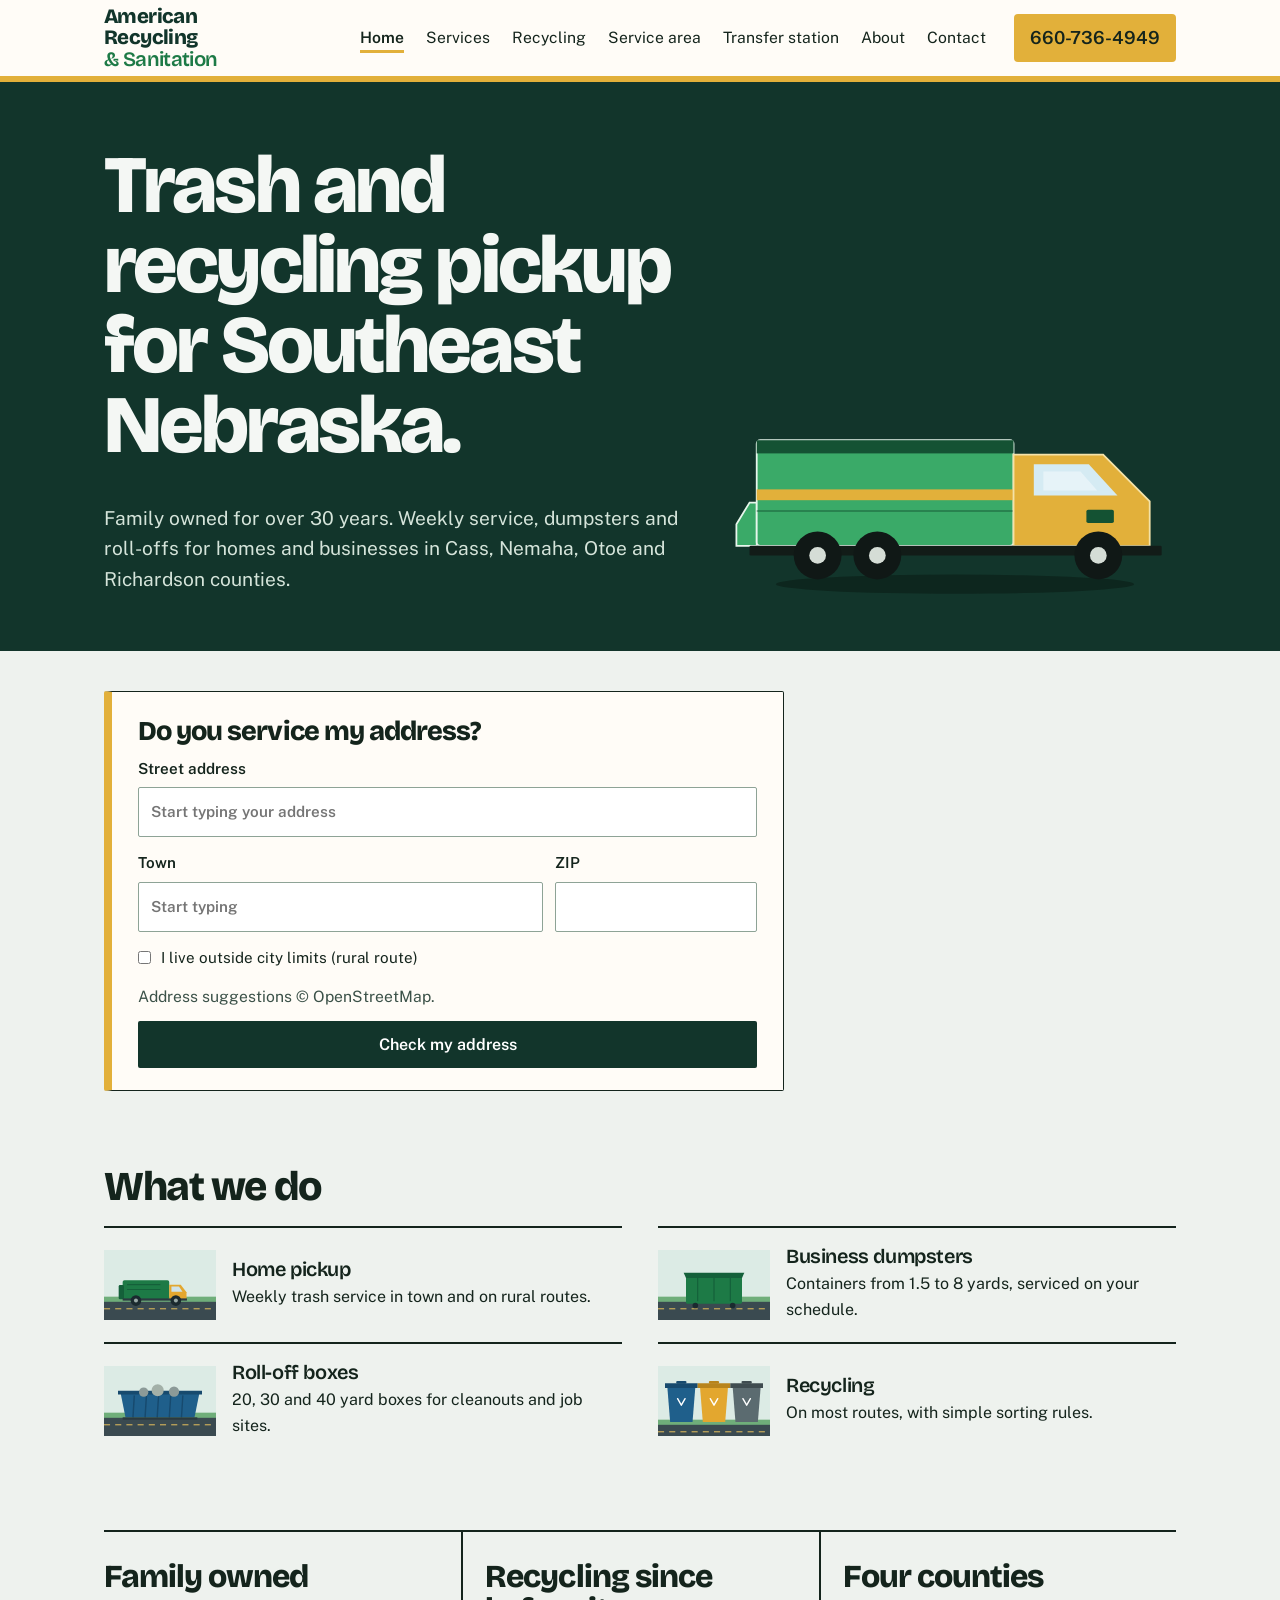
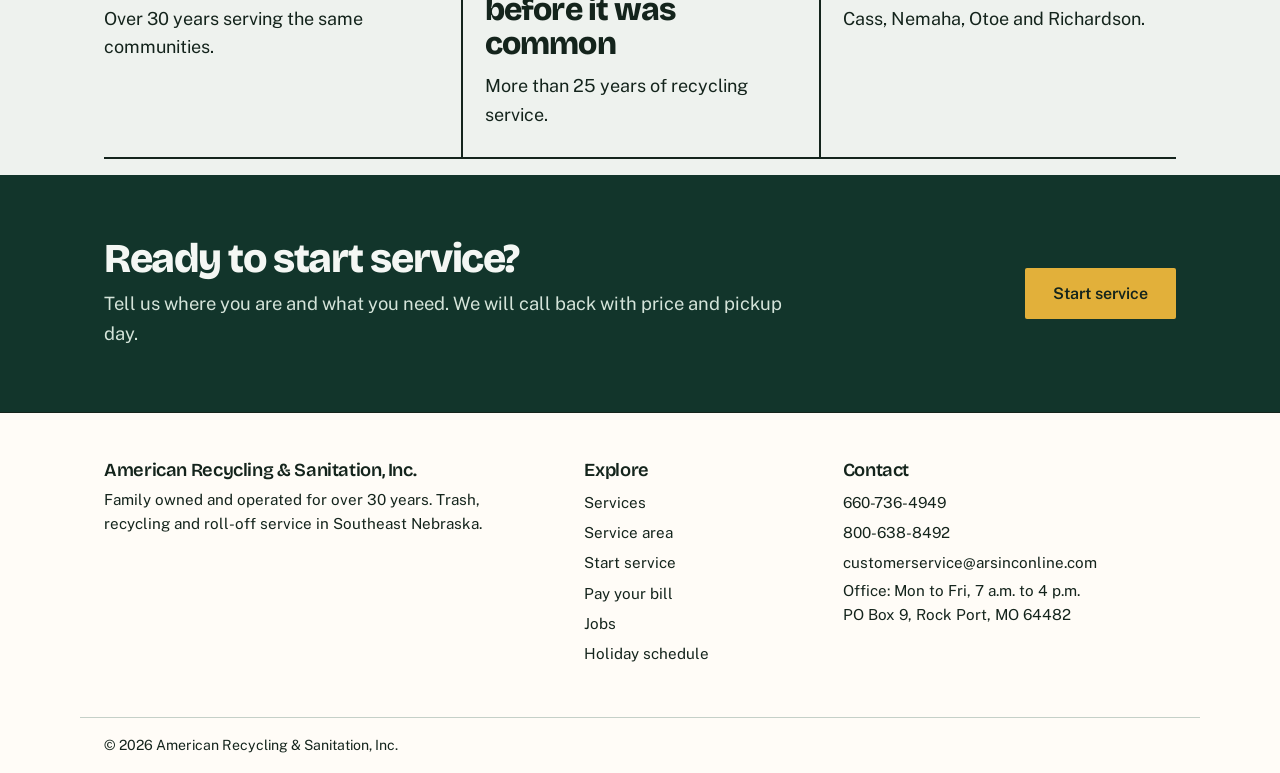
<file: index.html>
<!doctype html><html lang="en"><head><meta charset="utf-8"><meta name="viewport" content="width=device-width,initial-scale=1"><title>Trash, recycling and roll-off service in Southeast Nebraska | American Recycling &amp; Sanitation</title><meta name="description" content="Family-owned trash, recycling, dumpster and roll-off service in Cass, Nemaha, Otoe and Richardson counties, Nebraska. Check your address and start service.">
<link rel="preconnect" href="https://fonts.googleapis.com"><link rel="preconnect" href="https://fonts.gstatic.com" crossorigin>
<link href="https://fonts.googleapis.com/css2?family=Bricolage+Grotesque:wght@600;800&family=Public+Sans:wght@400;600&display=swap" rel="stylesheet">
<link rel="icon" href="assets/favicon.svg" type="image/svg+xml"><link rel="stylesheet" href="style.css"><script type="application/ld+json">{"@context":"https://schema.org","@type":"LocalBusiness","name":"American Recycling & Sanitation, Inc.","telephone":"+1-660-736-4949","email":"customerservice@arsinconline.com","address":{"@type":"PostalAddress","streetAddress":"PO Box 9","addressLocality":"Rock Port","addressRegion":"MO","postalCode":"64482"},"areaServed":["Cass County, NE","Nemaha County, NE","Otoe County, NE","Richardson County, NE"],"openingHours":"Mo-Fr 07:00-16:00","contactPoint":{"@type":"ContactPoint","telephone":"+1-800-638-8492","contactType":"customer service","areaServed":"US"}}</script></head><body>
<a class="skip" href="#main">Skip to content</a>
<header class="top"><div class="wrap bar"><a class="logo" href="index.html">American Recycling <span>&amp; Sanitation</span></a><nav><a href="index.html" aria-current="page">Home</a><a href="services.html">Services</a><a href="recycling.html">Recycling</a><a href="service-area.html">Service area</a><a href="transfer-station.html">Transfer station</a><a href="about.html">About</a><a href="contact.html">Contact</a></nav><a class="call" href="tel:+16607364949">660-736-4949</a></div></header>
<main id="main"><section class="hero"><div class="wrap hero-sign"><div><h1>Trash and recycling pickup for Southeast Nebraska.</h1><p class="sub">Family owned for over 30 years. Weekly service, dumpsters and roll-offs for homes and businesses in Cass, Nemaha, Otoe and Richardson counties.</p></div><div class="art"><img src="assets/hero.svg?v=3" alt="Garbage truck on a country road"></div></div></section><section class="wrap sheet"><form id="check" class="card" novalidate><h2>Do you service my address?</h2><label>Street address<input id="street" autocomplete="off" placeholder="Start typing your address"></label><div class="frow"><label>Town<input id="town" autocomplete="off" placeholder="Start typing"></label><label>ZIP<input id="zip" inputmode="numeric" maxlength="5" autocomplete="postal-code"></label></div><label class="chk"><input type="checkbox" id="rural"> I live outside city limits (rural route)</label><button class="btn" type="submit">Check my address</button><div id="result" role="status" aria-live="polite" hidden></div></form></section>
<section class="wrap sec"><h2>What we do</h2><div class="tiles"><a class="tile" href="services.html#homes"><img src="assets/truck.svg" alt="Pickup truck" loading="lazy"><div><h3>Home pickup</h3><p>Weekly trash service in town and on rural routes.</p></div></a><a class="tile" href="services.html#business"><img src="assets/dumpster.svg" alt="Dumpster" loading="lazy"><div><h3>Business dumpsters</h3><p>Containers from 1.5 to 8 yards, serviced on your schedule.</p></div></a><a class="tile" href="services.html#projects"><img src="assets/rolloff.svg" alt="Roll-off box" loading="lazy"><div><h3>Roll-off boxes</h3><p>20, 30 and 40 yard boxes for cleanouts and job sites.</p></div></a><a class="tile" href="recycling.html"><img src="assets/bins.svg" alt="Sorting bins" loading="lazy"><div><h3>Recycling</h3><p>On most routes, with simple sorting rules.</p></div></a></div></section>
<section class="wrap"><div class="facts"><p><strong>Family owned</strong>Over 30 years serving the same communities.</p><p><strong>Recycling since before it was common</strong>More than 25 years of recycling service.</p><p><strong>Four counties</strong>Cass, Nemaha, Otoe and Richardson.</p></div></section>
<section class="band cta"><div class="wrap sec"><h2>Ready to start service?</h2><p class="lede">Tell us where you are and what you need. We will call back with price and pickup day.</p><a class="btn" href="contact.html#start">Start service</a></div></section></main>
<footer><div class="wrap fcols"><div><h3>American Recycling &amp; Sanitation, Inc.</h3><p>Family owned and operated for over 30 years. Trash, recycling and roll-off service in Southeast Nebraska.</p></div>
<div><h3>Explore</h3><a href="services.html">Services</a><a href="service-area.html">Service area</a><a href="contact.html#start">Start service</a><a href="https://www.arsinconline.com/payment-methods/">Pay your bill</a><a href="https://www.arsinconline.com/employment-opportunites">Jobs</a><a href="https://www.arsinconline.com/holiday-schedule">Holiday schedule</a></div>
<div><h3>Contact</h3><p><a href="tel:+16607364949">660-736-4949</a><a href="tel:+18006388492">800-638-8492</a><a href="mailto:customerservice@arsinconline.com">customerservice@arsinconline.com</a>Office: Mon to Fri, 7 a.m. to 4 p.m.<br>PO Box 9, Rock Port, MO 64482</p></div></div>
<div class="wrap fine">&copy; <span class="year">2026</span> American Recycling &amp; Sanitation, Inc.</div></footer>
<script src="script.js"></script></body></html>
</file>
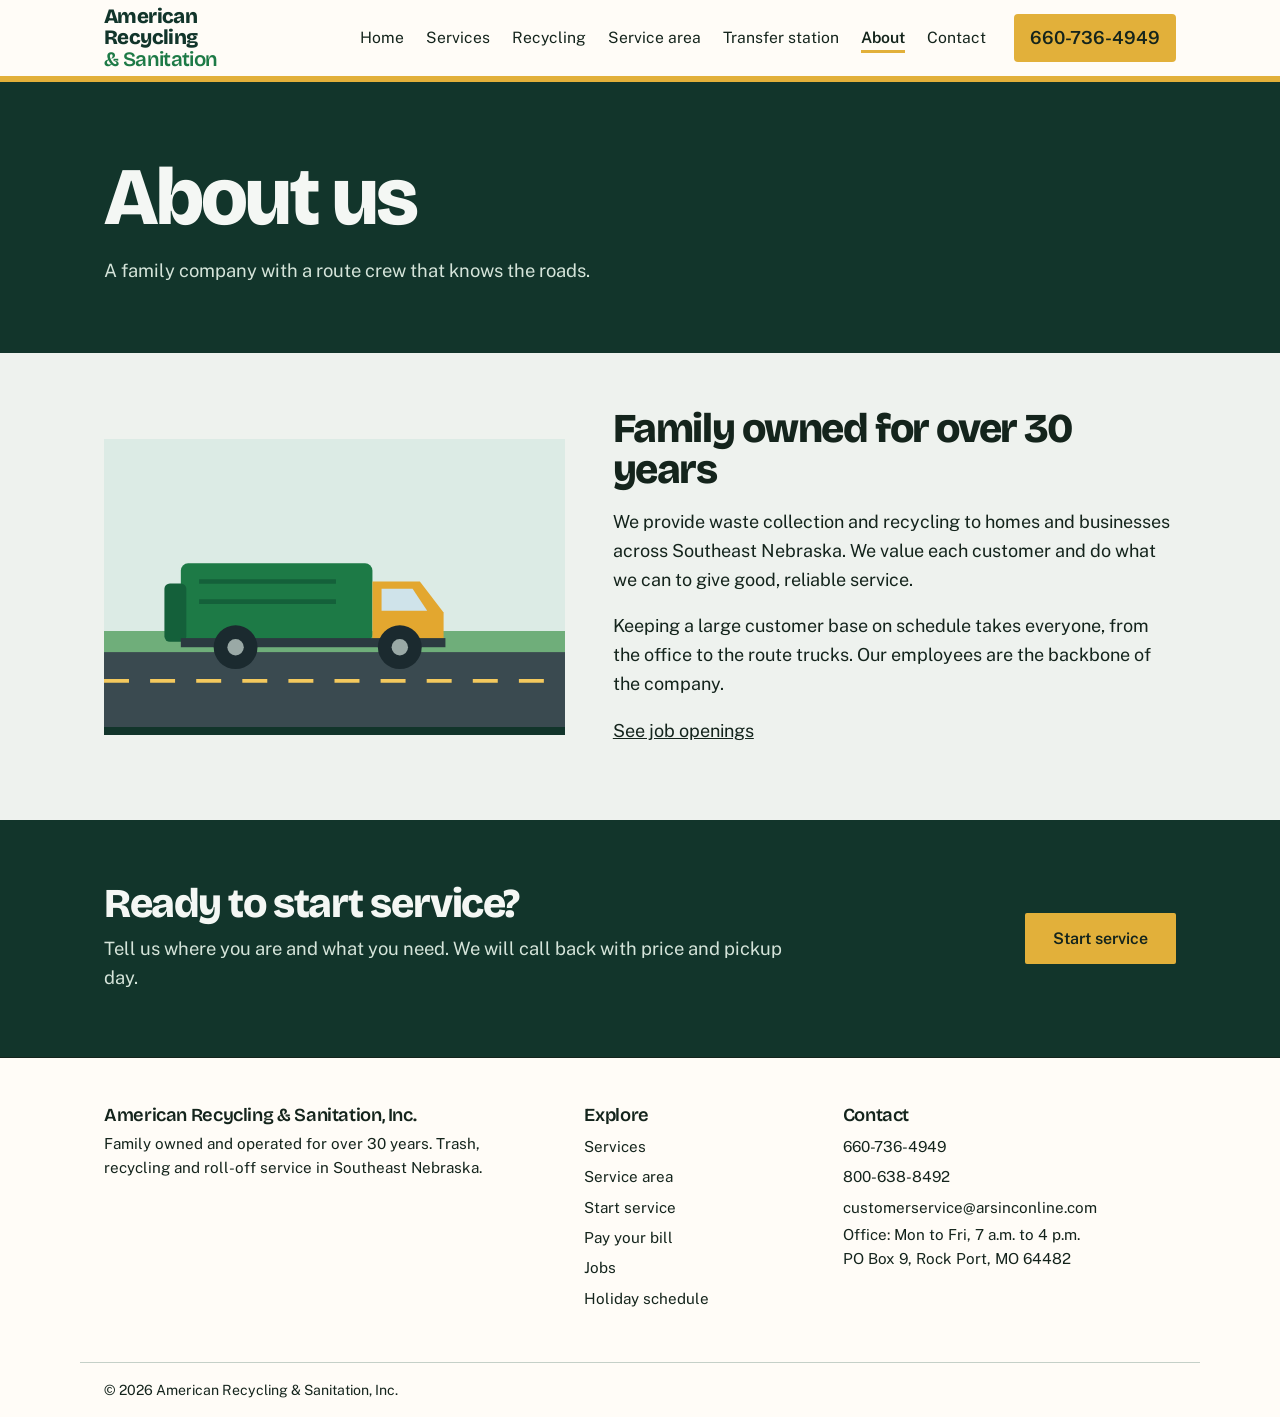
<file: about.html>
<!doctype html><html lang="en"><head><meta charset="utf-8"><meta name="viewport" content="width=device-width,initial-scale=1"><title>About us | American Recycling &amp; Sanitation</title><meta name="description" content="American Recycling & Sanitation is a family-owned waste and recycling company serving Southeast Nebraska for over 30 years.">
<link rel="preconnect" href="https://fonts.googleapis.com"><link rel="preconnect" href="https://fonts.gstatic.com" crossorigin>
<link href="https://fonts.googleapis.com/css2?family=Bricolage+Grotesque:wght@600;800&family=Public+Sans:wght@400;600&display=swap" rel="stylesheet">
<link rel="icon" href="assets/favicon.svg" type="image/svg+xml"><link rel="stylesheet" href="style.css"></head><body>
<a class="skip" href="#main">Skip to content</a>
<header class="top"><div class="wrap bar"><a class="logo" href="index.html">American Recycling <span>&amp; Sanitation</span></a><nav><a href="index.html">Home</a><a href="services.html">Services</a><a href="recycling.html">Recycling</a><a href="service-area.html">Service area</a><a href="transfer-station.html">Transfer station</a><a href="about.html" aria-current="page">About</a><a href="contact.html">Contact</a></nav><a class="call" href="tel:+16607364949">660-736-4949</a></div></header>
<main id="main"><section class="ph"><div class="wrap"><h1>About us</h1><p>A family company with a route crew that knows the roads.</p></div></section><div class="wrap"><div class="split"><img src="assets/truck.svg" alt="Pickup truck" loading="lazy"><div><h2>Family owned for over 30 years</h2><p>We provide waste collection and recycling to homes and businesses across Southeast Nebraska. We value each customer and do what we can to give good, reliable service.</p><p>Keeping a large customer base on schedule takes everyone, from the office to the route trucks. Our employees are the backbone of the company.</p><p><a href="https://www.arsinconline.com/employment-opportunites">See job openings</a></p></div></div></div><section class="band cta"><div class="wrap sec"><h2>Ready to start service?</h2><p class="lede">Tell us where you are and what you need. We will call back with price and pickup day.</p><a class="btn" href="contact.html#start">Start service</a></div></section></main>
<footer><div class="wrap fcols"><div><h3>American Recycling &amp; Sanitation, Inc.</h3><p>Family owned and operated for over 30 years. Trash, recycling and roll-off service in Southeast Nebraska.</p></div>
<div><h3>Explore</h3><a href="services.html">Services</a><a href="service-area.html">Service area</a><a href="contact.html#start">Start service</a><a href="https://www.arsinconline.com/payment-methods/">Pay your bill</a><a href="https://www.arsinconline.com/employment-opportunites">Jobs</a><a href="https://www.arsinconline.com/holiday-schedule">Holiday schedule</a></div>
<div><h3>Contact</h3><p><a href="tel:+16607364949">660-736-4949</a><a href="tel:+18006388492">800-638-8492</a><a href="mailto:customerservice@arsinconline.com">customerservice@arsinconline.com</a>Office: Mon to Fri, 7 a.m. to 4 p.m.<br>PO Box 9, Rock Port, MO 64482</p></div></div>
<div class="wrap fine">&copy; <span class="year">2026</span> American Recycling &amp; Sanitation, Inc.</div></footer>
<script src="script.js"></script></body></html>
</file>
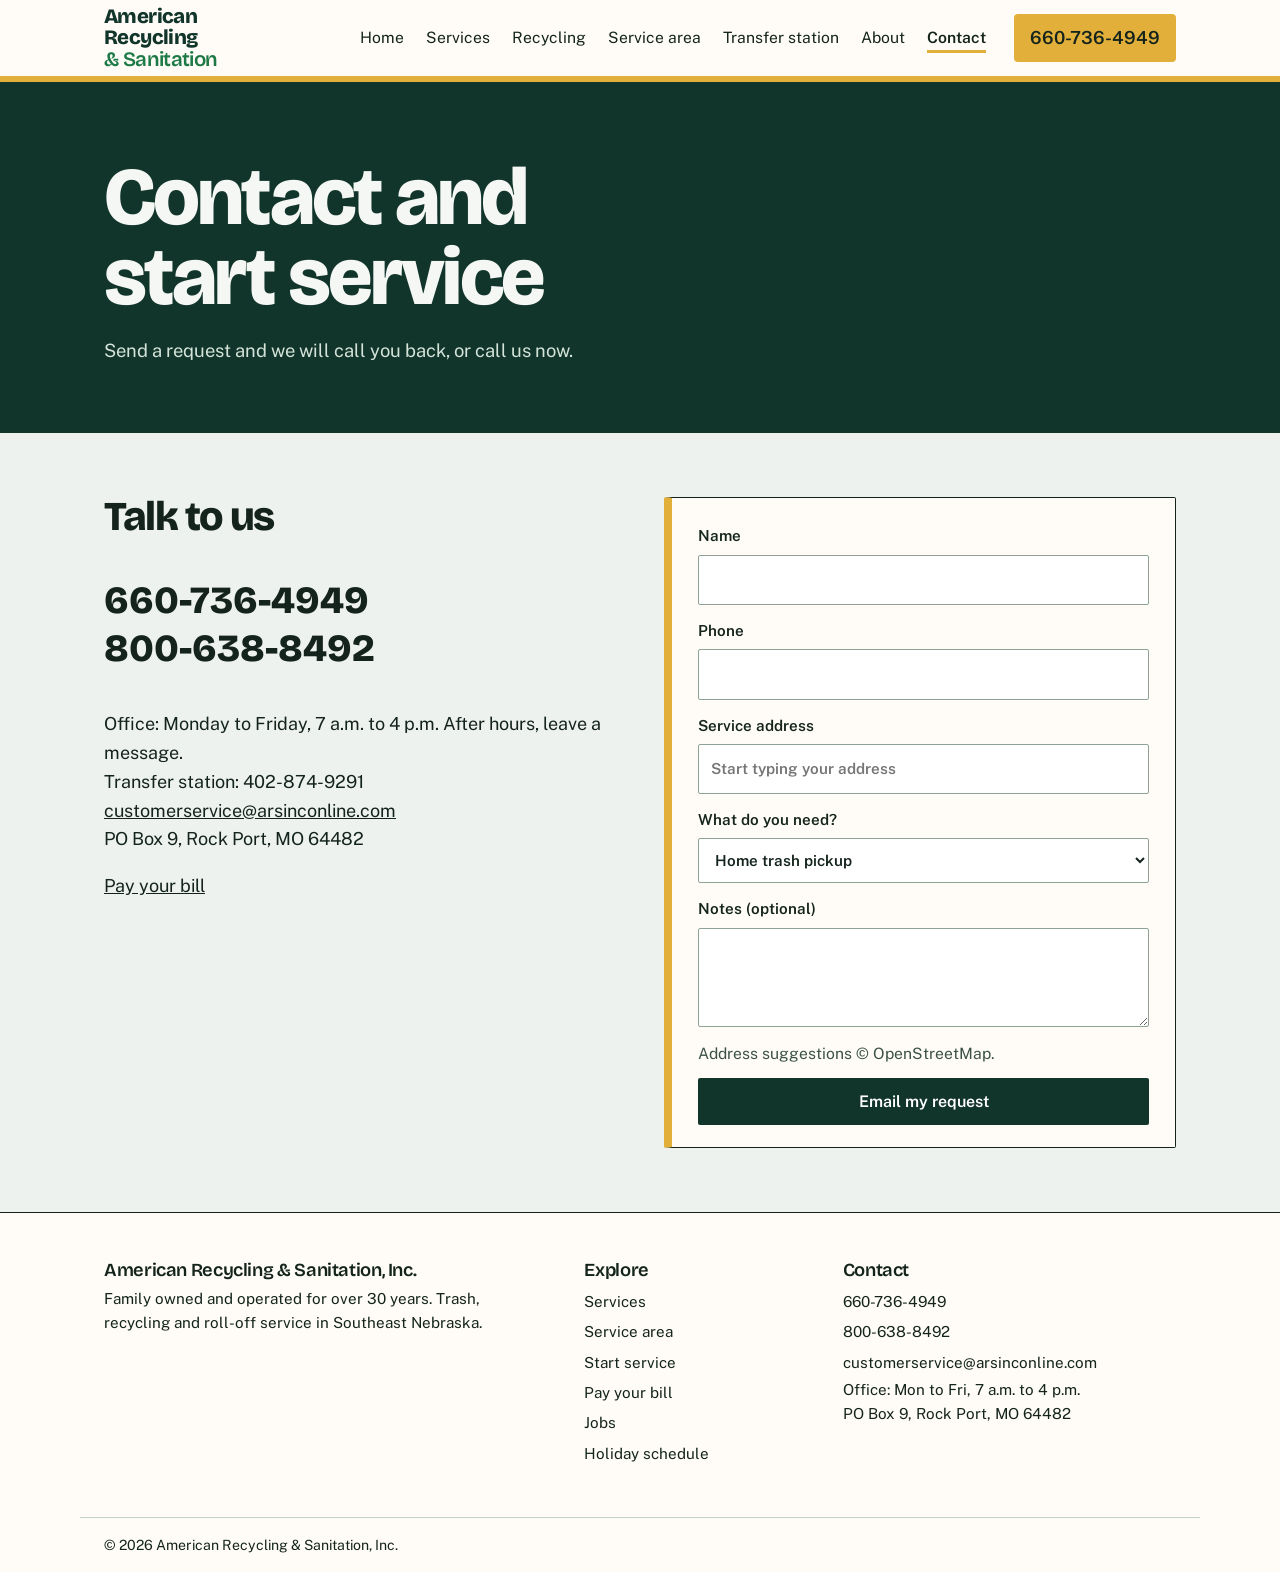
<file: contact.html>
<!doctype html><html lang="en"><head><meta charset="utf-8"><meta name="viewport" content="width=device-width,initial-scale=1"><title>Contact and start service | American Recycling &amp; Sanitation</title><meta name="description" content="Start trash or recycling service or request a dumpster or roll-off box from American Recycling & Sanitation.">
<link rel="preconnect" href="https://fonts.googleapis.com"><link rel="preconnect" href="https://fonts.gstatic.com" crossorigin>
<link href="https://fonts.googleapis.com/css2?family=Bricolage+Grotesque:wght@600;800&family=Public+Sans:wght@400;600&display=swap" rel="stylesheet">
<link rel="icon" href="assets/favicon.svg" type="image/svg+xml"><link rel="stylesheet" href="style.css"></head><body>
<a class="skip" href="#main">Skip to content</a>
<header class="top"><div class="wrap bar"><a class="logo" href="index.html">American Recycling <span>&amp; Sanitation</span></a><nav><a href="index.html">Home</a><a href="services.html">Services</a><a href="recycling.html">Recycling</a><a href="service-area.html">Service area</a><a href="transfer-station.html">Transfer station</a><a href="about.html">About</a><a href="contact.html" aria-current="page">Contact</a></nav><a class="call" href="tel:+16607364949">660-736-4949</a></div></header>
<main id="main"><section class="ph"><div class="wrap"><h1>Contact and start service</h1><p>Send a request and we will call you back, or call us now.</p></div></section><section id="start" class="wrap sec sgrid2"><div><h2>Talk to us</h2><p class="big"><a href="tel:+16607364949">660-736-4949</a><br><a href="tel:+18006388492">800-638-8492</a></p><p>Office: Monday to Friday, 7 a.m. to 4 p.m. After hours, leave a message.<br>Transfer station: 402-874-9291<br><a href="mailto:customerservice@arsinconline.com">customerservice@arsinconline.com</a><br>PO Box 9, Rock Port, MO 64482</p><p><a href="https://www.arsinconline.com/payment-methods/">Pay your bill</a></p></div>
<form id="startform" class="card"><label>Name<input name="name" required autocomplete="name"></label><label>Phone<input name="phone" type="tel" required autocomplete="tel"></label><label>Service address<input name="addr" id="s-addr" required autocomplete="off" placeholder="Start typing your address"></label><label>What do you need?<select name="type"><option>Home trash pickup</option><option>Home trash and recycling</option><option>Business dumpster</option><option>Roll-off box</option><option>Temporary 2-yard container</option><option>Something else</option></select></label><label>Notes (optional)<textarea name="note" rows="3"></textarea></label><button class="btn" type="submit">Email my request</button></form></section></main>
<footer><div class="wrap fcols"><div><h3>American Recycling &amp; Sanitation, Inc.</h3><p>Family owned and operated for over 30 years. Trash, recycling and roll-off service in Southeast Nebraska.</p></div>
<div><h3>Explore</h3><a href="services.html">Services</a><a href="service-area.html">Service area</a><a href="contact.html#start">Start service</a><a href="https://www.arsinconline.com/payment-methods/">Pay your bill</a><a href="https://www.arsinconline.com/employment-opportunites">Jobs</a><a href="https://www.arsinconline.com/holiday-schedule">Holiday schedule</a></div>
<div><h3>Contact</h3><p><a href="tel:+16607364949">660-736-4949</a><a href="tel:+18006388492">800-638-8492</a><a href="mailto:customerservice@arsinconline.com">customerservice@arsinconline.com</a>Office: Mon to Fri, 7 a.m. to 4 p.m.<br>PO Box 9, Rock Port, MO 64482</p></div></div>
<div class="wrap fine">&copy; <span class="year">2026</span> American Recycling &amp; Sanitation, Inc.</div></footer>
<script src="script.js"></script></body></html>
</file>
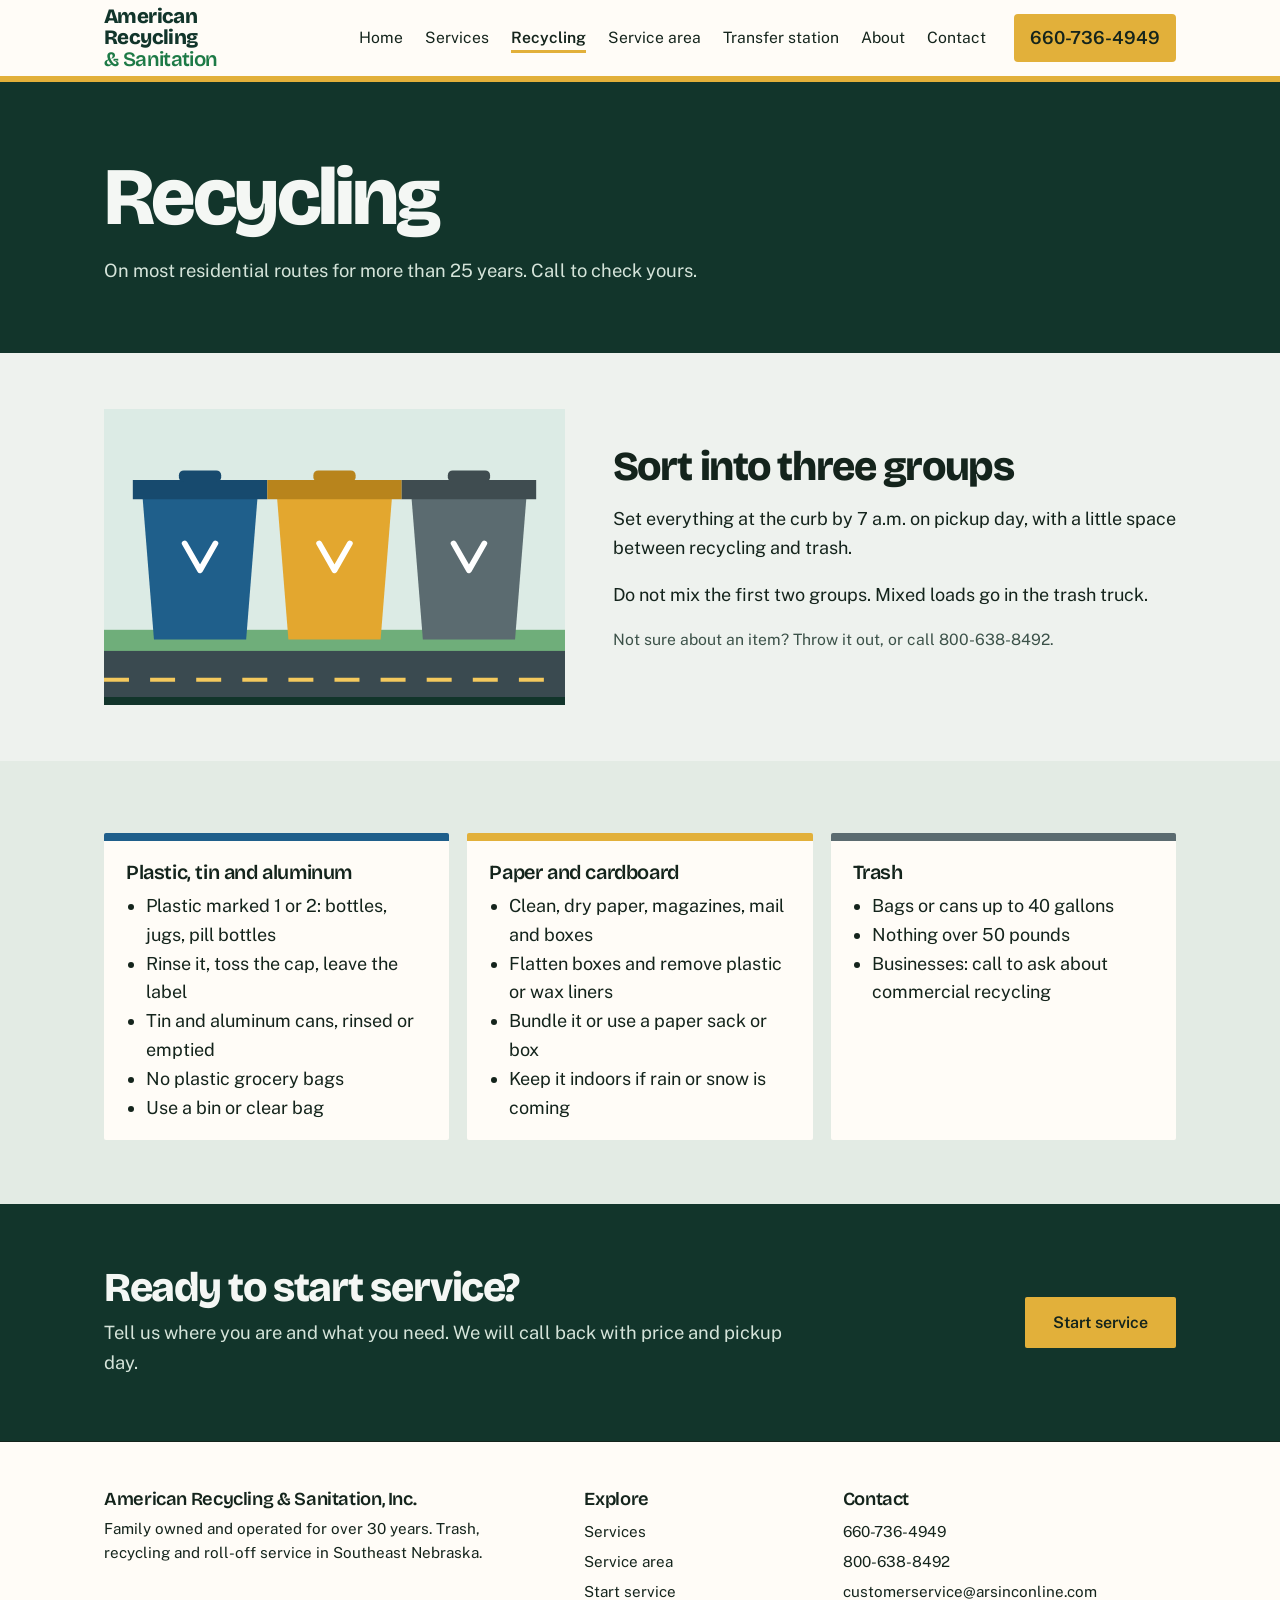
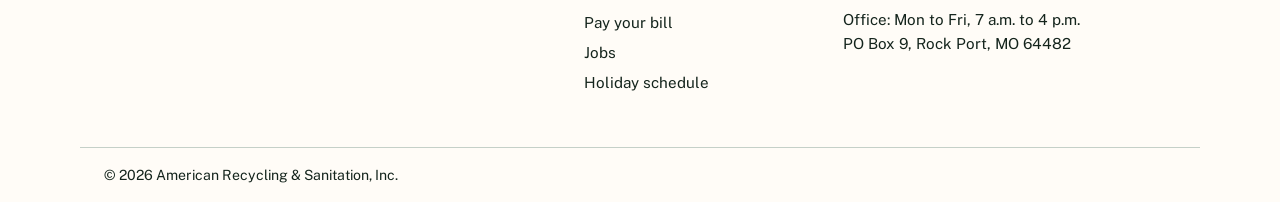
<file: recycling.html>
<!doctype html><html lang="en"><head><meta charset="utf-8"><meta name="viewport" content="width=device-width,initial-scale=1"><title>Recycling | American Recycling &amp; Sanitation</title><meta name="description" content="Residential recycling guidelines for American Recycling & Sanitation customers in Southeast Nebraska.">
<link rel="preconnect" href="https://fonts.googleapis.com"><link rel="preconnect" href="https://fonts.gstatic.com" crossorigin>
<link href="https://fonts.googleapis.com/css2?family=Bricolage+Grotesque:wght@600;800&family=Public+Sans:wght@400;600&display=swap" rel="stylesheet">
<link rel="icon" href="assets/favicon.svg" type="image/svg+xml"><link rel="stylesheet" href="style.css"></head><body>
<a class="skip" href="#main">Skip to content</a>
<header class="top"><div class="wrap bar"><a class="logo" href="index.html">American Recycling <span>&amp; Sanitation</span></a><nav><a href="index.html">Home</a><a href="services.html">Services</a><a href="recycling.html" aria-current="page">Recycling</a><a href="service-area.html">Service area</a><a href="transfer-station.html">Transfer station</a><a href="about.html">About</a><a href="contact.html">Contact</a></nav><a class="call" href="tel:+16607364949">660-736-4949</a></div></header>
<main id="main"><section class="ph"><div class="wrap"><h1>Recycling</h1><p>On most residential routes for more than 25 years. Call to check yours.</p></div></section><div class="wrap"><div class="split"><img src="assets/bins.svg" alt="Three sorting bins" loading="lazy"><div><h2>Sort into three groups</h2><p>Set everything at the curb by 7 a.m. on pickup day, with a little space between recycling and trash.</p><p>Do not mix the first two groups. Mixed loads go in the trash truck.</p><p class="note">Not sure about an item? Throw it out, or call 800-638-8492.</p></div></div></div><div class="band"><div class="wrap sec"><div class="cols"><div class="bin b1"><h3>Plastic, tin and aluminum</h3><ul><li>Plastic marked 1 or 2: bottles, jugs, pill bottles</li><li>Rinse it, toss the cap, leave the label</li><li>Tin and aluminum cans, rinsed or emptied</li><li>No plastic grocery bags</li><li>Use a bin or clear bag</li></ul></div><div class="bin b2"><h3>Paper and cardboard</h3><ul><li>Clean, dry paper, magazines, mail and boxes</li><li>Flatten boxes and remove plastic or wax liners</li><li>Bundle it or use a paper sack or box</li><li>Keep it indoors if rain or snow is coming</li></ul></div><div class="bin b3"><h3>Trash</h3><ul><li>Bags or cans up to 40 gallons</li><li>Nothing over 50 pounds</li><li>Businesses: call to ask about commercial recycling</li></ul></div></div></div></div><section class="band cta"><div class="wrap sec"><h2>Ready to start service?</h2><p class="lede">Tell us where you are and what you need. We will call back with price and pickup day.</p><a class="btn" href="contact.html#start">Start service</a></div></section></main>
<footer><div class="wrap fcols"><div><h3>American Recycling &amp; Sanitation, Inc.</h3><p>Family owned and operated for over 30 years. Trash, recycling and roll-off service in Southeast Nebraska.</p></div>
<div><h3>Explore</h3><a href="services.html">Services</a><a href="service-area.html">Service area</a><a href="contact.html#start">Start service</a><a href="https://www.arsinconline.com/payment-methods/">Pay your bill</a><a href="https://www.arsinconline.com/employment-opportunites">Jobs</a><a href="https://www.arsinconline.com/holiday-schedule">Holiday schedule</a></div>
<div><h3>Contact</h3><p><a href="tel:+16607364949">660-736-4949</a><a href="tel:+18006388492">800-638-8492</a><a href="mailto:customerservice@arsinconline.com">customerservice@arsinconline.com</a>Office: Mon to Fri, 7 a.m. to 4 p.m.<br>PO Box 9, Rock Port, MO 64482</p></div></div>
<div class="wrap fine">&copy; <span class="year">2026</span> American Recycling &amp; Sanitation, Inc.</div></footer>
<script src="script.js"></script></body></html>
</file>
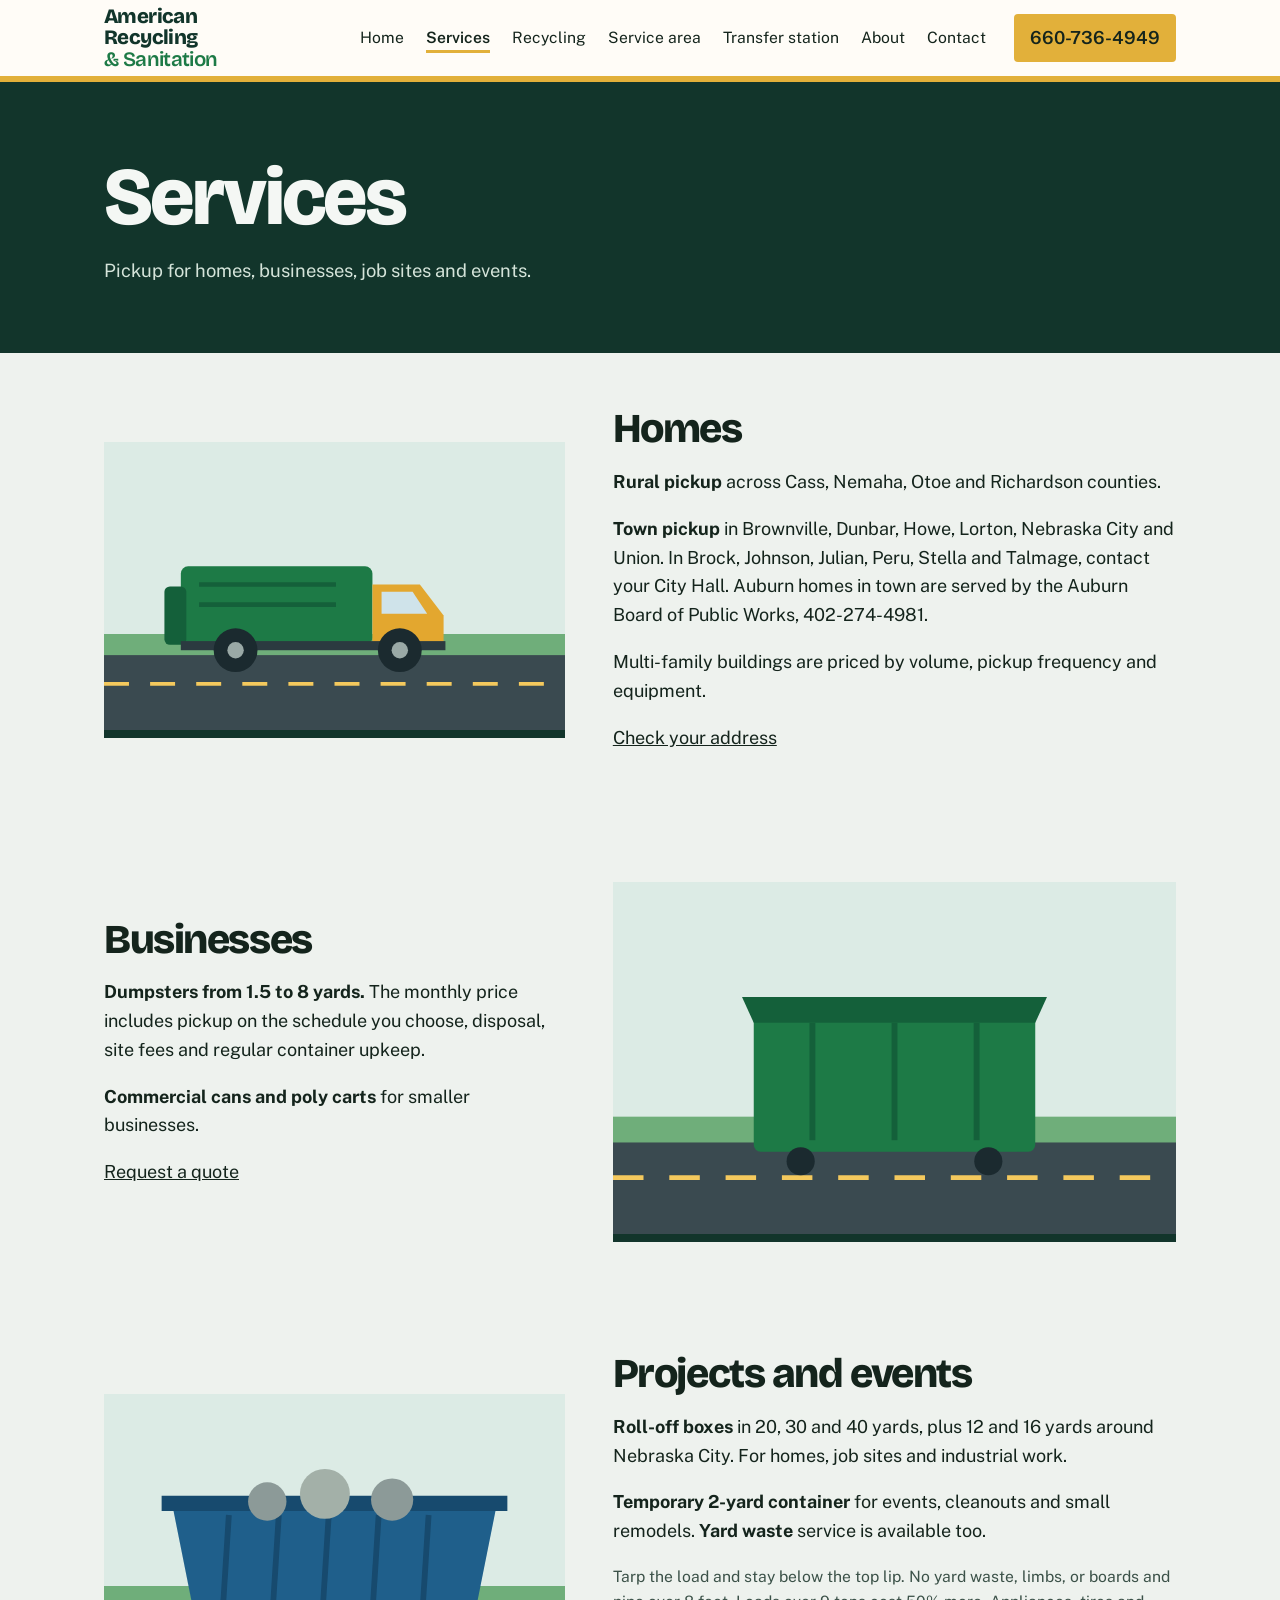
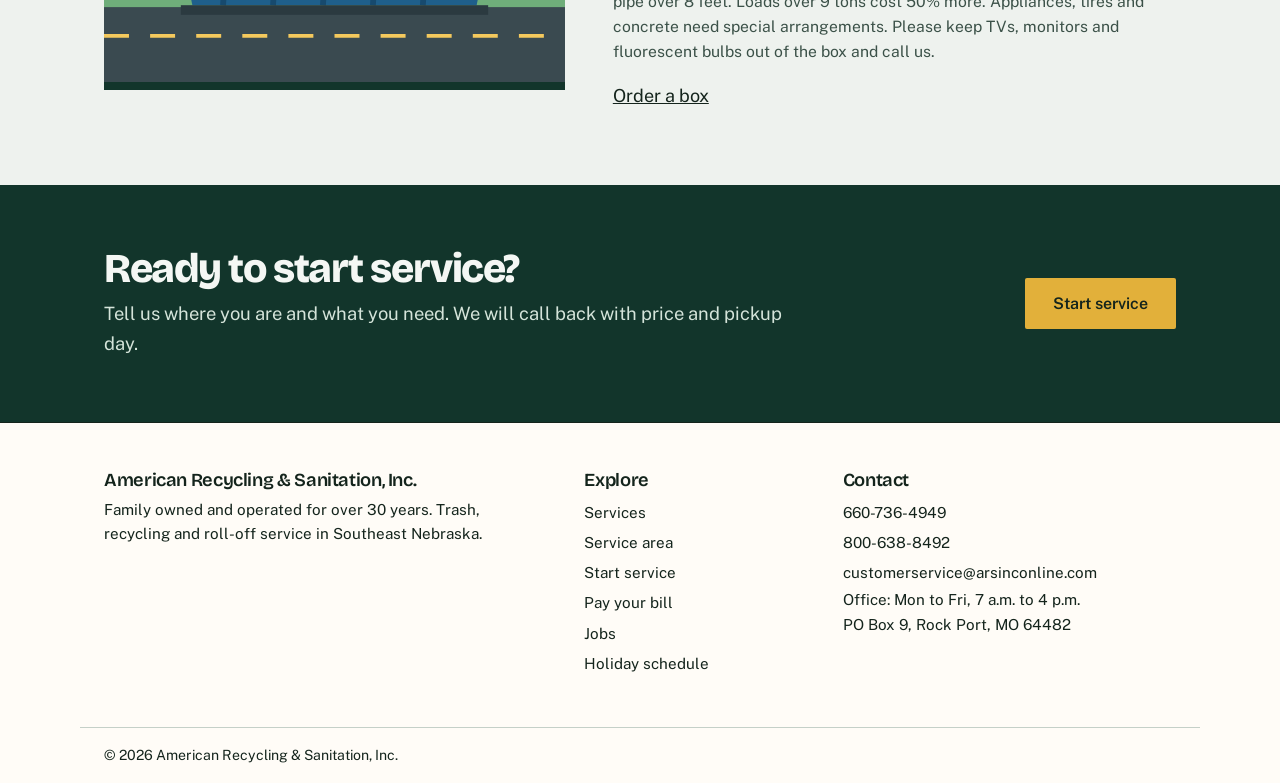
<file: services.html>
<!doctype html><html lang="en"><head><meta charset="utf-8"><meta name="viewport" content="width=device-width,initial-scale=1"><title>Services | American Recycling &amp; Sanitation</title><meta name="description" content="Home pickup, business dumpsters, roll-off boxes, yard waste and event containers in Southeast Nebraska.">
<link rel="preconnect" href="https://fonts.googleapis.com"><link rel="preconnect" href="https://fonts.gstatic.com" crossorigin>
<link href="https://fonts.googleapis.com/css2?family=Bricolage+Grotesque:wght@600;800&family=Public+Sans:wght@400;600&display=swap" rel="stylesheet">
<link rel="icon" href="assets/favicon.svg" type="image/svg+xml"><link rel="stylesheet" href="style.css"></head><body>
<a class="skip" href="#main">Skip to content</a>
<header class="top"><div class="wrap bar"><a class="logo" href="index.html">American Recycling <span>&amp; Sanitation</span></a><nav><a href="index.html">Home</a><a href="services.html" aria-current="page">Services</a><a href="recycling.html">Recycling</a><a href="service-area.html">Service area</a><a href="transfer-station.html">Transfer station</a><a href="about.html">About</a><a href="contact.html">Contact</a></nav><a class="call" href="tel:+16607364949">660-736-4949</a></div></header>
<main id="main"><section class="ph"><div class="wrap"><h1>Services</h1><p>Pickup for homes, businesses, job sites and events.</p></div></section><div class="wrap"><div id="homes"><div class="split"><img src="assets/truck.svg" alt="Pickup truck" loading="lazy"><div><h2>Homes</h2><p><strong>Rural pickup</strong> across Cass, Nemaha, Otoe and Richardson counties.</p><p><strong>Town pickup</strong> in Brownville, Dunbar, Howe, Lorton, Nebraska City and Union. In Brock, Johnson, Julian, Peru, Stella and Talmage, contact your City Hall. Auburn homes in town are served by the Auburn Board of Public Works, 402-274-4981.</p><p>Multi-family buildings are priced by volume, pickup frequency and equipment.</p><p><a href="service-area.html">Check your address</a></p></div></div></div><div id="business"><div class="split flip"><img src="assets/dumpster.svg" alt="Commercial dumpster" loading="lazy"><div><h2>Businesses</h2><p><strong>Dumpsters from 1.5 to 8 yards.</strong> The monthly price includes pickup on the schedule you choose, disposal, site fees and regular container upkeep.</p><p><strong>Commercial cans and poly carts</strong> for smaller businesses.</p><p><a href="contact.html#start">Request a quote</a></p></div></div></div><div id="projects"><div class="split"><img src="assets/rolloff.svg" alt="Roll-off box" loading="lazy"><div><h2>Projects and events</h2><p><strong>Roll-off boxes</strong> in 20, 30 and 40 yards, plus 12 and 16 yards around Nebraska City. For homes, job sites and industrial work.</p><p><strong>Temporary 2-yard container</strong> for events, cleanouts and small remodels. <strong>Yard waste</strong> service is available too.</p><p class="note">Tarp the load and stay below the top lip. No yard waste, limbs, or boards and pipe over 8 feet. Loads over 9 tons cost 50% more. Appliances, tires and concrete need special arrangements. Please keep TVs, monitors and fluorescent bulbs out of the box and call us.</p><p><a href="contact.html#start">Order a box</a></p></div></div></div></div><section class="band cta"><div class="wrap sec"><h2>Ready to start service?</h2><p class="lede">Tell us where you are and what you need. We will call back with price and pickup day.</p><a class="btn" href="contact.html#start">Start service</a></div></section></main>
<footer><div class="wrap fcols"><div><h3>American Recycling &amp; Sanitation, Inc.</h3><p>Family owned and operated for over 30 years. Trash, recycling and roll-off service in Southeast Nebraska.</p></div>
<div><h3>Explore</h3><a href="services.html">Services</a><a href="service-area.html">Service area</a><a href="contact.html#start">Start service</a><a href="https://www.arsinconline.com/payment-methods/">Pay your bill</a><a href="https://www.arsinconline.com/employment-opportunites">Jobs</a><a href="https://www.arsinconline.com/holiday-schedule">Holiday schedule</a></div>
<div><h3>Contact</h3><p><a href="tel:+16607364949">660-736-4949</a><a href="tel:+18006388492">800-638-8492</a><a href="mailto:customerservice@arsinconline.com">customerservice@arsinconline.com</a>Office: Mon to Fri, 7 a.m. to 4 p.m.<br>PO Box 9, Rock Port, MO 64482</p></div></div>
<div class="wrap fine">&copy; <span class="year">2026</span> American Recycling &amp; Sanitation, Inc.</div></footer>
<script src="script.js"></script></body></html>
</file>
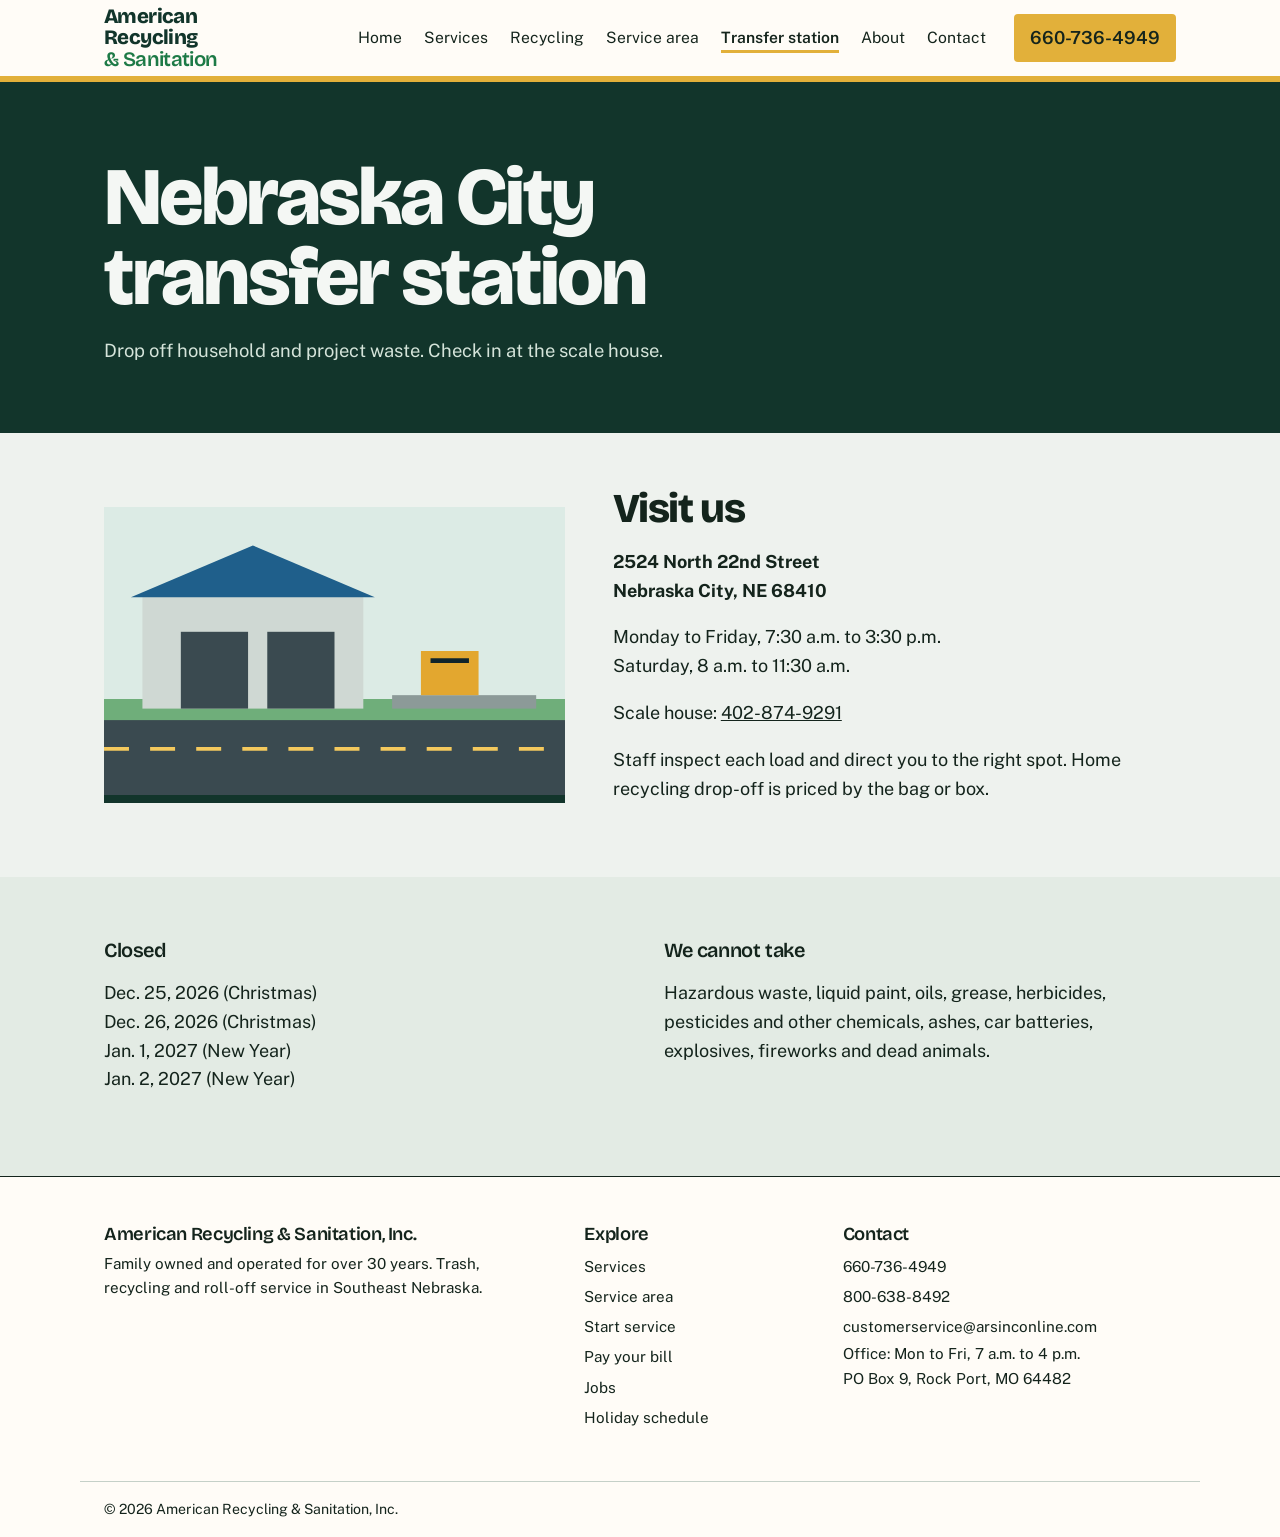
<file: transfer-station.html>
<!doctype html><html lang="en"><head><meta charset="utf-8"><meta name="viewport" content="width=device-width,initial-scale=1"><title>Nebraska City transfer station | American Recycling &amp; Sanitation</title><meta name="description" content="Hours, location and accepted materials for the Nebraska City transfer station, 2524 North 22nd Street.">
<link rel="preconnect" href="https://fonts.googleapis.com"><link rel="preconnect" href="https://fonts.gstatic.com" crossorigin>
<link href="https://fonts.googleapis.com/css2?family=Bricolage+Grotesque:wght@600;800&family=Public+Sans:wght@400;600&display=swap" rel="stylesheet">
<link rel="icon" href="assets/favicon.svg" type="image/svg+xml"><link rel="stylesheet" href="style.css"></head><body>
<a class="skip" href="#main">Skip to content</a>
<header class="top"><div class="wrap bar"><a class="logo" href="index.html">American Recycling <span>&amp; Sanitation</span></a><nav><a href="index.html">Home</a><a href="services.html">Services</a><a href="recycling.html">Recycling</a><a href="service-area.html">Service area</a><a href="transfer-station.html" aria-current="page">Transfer station</a><a href="about.html">About</a><a href="contact.html">Contact</a></nav><a class="call" href="tel:+16607364949">660-736-4949</a></div></header>
<main id="main"><section class="ph"><div class="wrap"><h1>Nebraska City transfer station</h1><p>Drop off household and project waste. Check in at the scale house.</p></div></section><div class="wrap"><div class="split"><img src="assets/station.svg" alt="Transfer station and scale" loading="lazy"><div><h2>Visit us</h2><p><strong>2524 North 22nd Street<br>Nebraska City, NE 68410</strong></p><p>Monday to Friday, 7:30 a.m. to 3:30 p.m.<br>Saturday, 8 a.m. to 11:30 a.m.</p><p>Scale house: <a href="tel:+14028749291">402-874-9291</a></p><p>Staff inspect each load and direct you to the right spot. Home recycling drop-off is priced by the bag or box.</p></div></div></div><div class="band"><div class="wrap sec tgrid"><div><h3>Closed</h3><p id="closures">Nov. 26 and Nov. 28, 2026 (Thanksgiving)<br>Dec. 25 and Dec. 26, 2026 (Christmas)<br>Jan. 1 and Jan. 2, 2027 (New Year)</p></div><div><h3>We cannot take</h3><p>Hazardous waste, liquid paint, oils, grease, herbicides, pesticides and other chemicals, ashes, car batteries, explosives, fireworks and dead animals.</p></div></div></div></main>
<footer><div class="wrap fcols"><div><h3>American Recycling &amp; Sanitation, Inc.</h3><p>Family owned and operated for over 30 years. Trash, recycling and roll-off service in Southeast Nebraska.</p></div>
<div><h3>Explore</h3><a href="services.html">Services</a><a href="service-area.html">Service area</a><a href="contact.html#start">Start service</a><a href="https://www.arsinconline.com/payment-methods/">Pay your bill</a><a href="https://www.arsinconline.com/employment-opportunites">Jobs</a><a href="https://www.arsinconline.com/holiday-schedule">Holiday schedule</a></div>
<div><h3>Contact</h3><p><a href="tel:+16607364949">660-736-4949</a><a href="tel:+18006388492">800-638-8492</a><a href="mailto:customerservice@arsinconline.com">customerservice@arsinconline.com</a>Office: Mon to Fri, 7 a.m. to 4 p.m.<br>PO Box 9, Rock Port, MO 64482</p></div></div>
<div class="wrap fine">&copy; <span class="year">2026</span> American Recycling &amp; Sanitation, Inc.</div></footer>
<script src="script.js"></script></body></html>
</file>
<file: style.css>
:root{
  --ink:#14241c;
  --deep:#12352b;
  --gold:#e2b03a;
  --field:#eef2ee;
  --sage:#e3ebe4;
  --line:#c5d0c8;
  --ok:#1d7a46;
  --warn:#8a5d00;
  --info:#1f5f8b;
  --paper:#fffcf7;
}
*{box-sizing:border-box}
html{scroll-padding-top:88px}
@media(prefers-reduced-motion:no-preference){html{scroll-behavior:smooth}}
body{margin:0;font:18px/1.6 "Public Sans",system-ui,sans-serif;color:var(--ink);background:var(--field)}
h1,h2,h3{font-family:"Bricolage Grotesque","Public Sans",system-ui,sans-serif;line-height:.98;margin:0 0 .45em;letter-spacing:-.035em}
h1{font-size:clamp(2.8rem,6.4vw,5.1rem);font-weight:800;max-width:12ch}
h2{font-size:clamp(1.8rem,3.2vw,2.6rem);font-weight:800}
h3{font-size:1.25rem;font-weight:600;letter-spacing:-.02em}
p{max-width:62ch}
a{color:inherit}
:focus-visible{outline:3px solid var(--gold);outline-offset:3px}
.wrap{max-width:1120px;margin:0 auto;padding:0 24px}
.skip{position:absolute;left:-999px}.skip:focus{left:12px;top:12px;background:var(--paper);padding:8px 12px;z-index:9}

.top{position:sticky;top:0;z-index:5;background:var(--paper);border-bottom:6px solid var(--gold)}
.bar{display:flex;align-items:center;gap:28px;min-height:76px}
.logo{font:800 1.28rem/1.05 "Bricolage Grotesque",sans-serif;letter-spacing:-.03em;text-decoration:none;color:var(--deep);max-width:11rem}
.logo span{display:block;font-weight:600;color:var(--ok)}
.bar nav{display:flex;gap:22px;margin-left:auto;font-size:.98rem;overflow-x:auto;scrollbar-width:none}
.bar nav::-webkit-scrollbar{display:none}
.bar nav a{text-decoration:none;white-space:nowrap;padding:8px 0}
.bar nav a:hover{text-decoration:underline;text-underline-offset:4px}
.bar nav a[aria-current]{font-weight:600;text-decoration:underline;text-decoration-color:var(--gold);text-decoration-thickness:3px;text-underline-offset:7px}
.call{background:var(--gold);color:var(--ink);font-weight:600;text-decoration:none;padding:10px 16px;border-radius:4px;white-space:nowrap}
.call:hover{background:#c99622}

.hero{background:var(--deep);color:var(--field);padding:64px 0 56px}
.hero-sign{display:grid;grid-template-columns:1.15fr .85fr;gap:32px;align-items:center}
.hero .art img{width:min(100%,460px);margin-left:auto}
.hero h1{color:#f4f7f4}
.hero .hgrid h1{font-size:clamp(2.6rem,4.5vw,3.8rem)}
.sub{font-size:1.2rem;max-width:34em;margin:18px 0 0;color:#d5e4da}
.hgrid{display:grid;grid-template-columns:minmax(280px,.9fr) 1.1fr;gap:36px;align-items:start}
.art img{width:100%;height:auto}
.hero .art{align-self:end}

.sheet{padding-top:40px;padding-bottom:12px}
.sheet .card{max-width:680px}
.card{background:var(--paper);color:var(--ink);border-radius:2px;padding:26px 26px 22px;border:1.5px solid var(--ink);border-left:8px solid var(--gold);box-shadow:none}
.card h2{font-size:1.7rem;max-width:none}
label{display:block;font-weight:600;font-size:.95rem;margin:0 0 14px}
input,select,textarea{display:block;width:100%;margin-top:6px;padding:12px 12px;font:inherit;border:1.5px solid #8ea396;border-radius:2px;background:#fff;color:var(--ink)}
input:focus,select:focus,textarea:focus{outline:3px solid var(--gold);outline-offset:1px;border-color:var(--ink)}
.frow{display:grid;grid-template-columns:2fr 1fr;gap:12px}
.chk{display:flex;gap:10px;align-items:center;font-weight:400}.chk input{width:auto;margin:0;accent-color:var(--ok)}
.btn{width:100%;background:var(--deep);color:#fff;border:0;border-radius:2px;padding:14px 18px;font:600 1rem "Public Sans",sans-serif;cursor:pointer}
.btn:hover{background:#0c241c}
a.btn{text-decoration:none}
#result{margin-top:16px;padding:14px 16px;border-radius:2px;border-left:6px solid var(--info);background:#eaf2f8}
#result.ok{border-color:var(--ok);background:#e7f4ec}
#result.warn{border-color:var(--warn);background:#fbf1dc}
#result p{margin:.35em 0 0}
#result a{font-weight:600}

.mapwrap{position:sticky;top:96px}
#map{height:520px;border-radius:2px;border:1.5px solid #fff;background:#c5d5cb}
.legend{list-style:none;display:flex;flex-wrap:wrap;gap:8px 18px;margin:14px 0 0;padding:0;font-size:.95rem;color:var(--field)}
.legend i{display:inline-block;width:12px;height:12px;border-radius:50%;margin-right:7px;border:2px solid #fff}

.sec{padding-top:64px;padding-bottom:64px}
.srv{display:grid;grid-template-columns:230px 1fr;gap:28px;padding:28px 0;border-top:2px solid var(--ink)}
.srv p{margin:0 0 .8em}
.note{font-size:.98rem;color:#3b5148}
.band{background:var(--sage)}
.lede{font-size:1.15rem;max-width:38em;margin:0}
.cols{display:grid;grid-template-columns:repeat(3,1fr);gap:18px;margin:8px 0 0}
.bin{background:var(--paper);border-radius:2px;padding:22px 22px 18px;border-top:8px solid var(--ink)}
.b1{border-color:#1f5f8b}.b2{border-color:var(--gold)}.b3{border-color:#5b6b70}
.bin ul{margin:.4em 0 0;padding-left:1.1em}
.bin p{margin:.4em 0 0}
.tgrid{display:grid;grid-template-columns:1fr 1fr;gap:48px}
.tgrid .card{box-shadow:none}
.dark{background:var(--deep);color:var(--field)}
.dark .lede{color:#d5e4da}
.sgrid,.sgrid2{display:grid;grid-template-columns:1fr 1fr;gap:48px;align-items:start}
.big{font:800 clamp(1.8rem,3vw,2.4rem)/1.25 "Bricolage Grotesque",sans-serif;max-width:none}
.big a{text-decoration:none}
.big a:hover{text-decoration:underline}

.ph{background:var(--deep);color:var(--field);padding:76px 0 68px}
.ph h1{margin:0;color:#f4f7f4}
.ph p{margin:18px 0 0;color:#d5e4da;max-width:36em;font-size:1.15rem}

img{display:block;max-width:100%;height:auto}
.art img,.split img{width:100%;border-radius:0}
.split img{background:#e7efe8;border-bottom:8px solid var(--deep)}
.tiles{display:grid;grid-template-columns:1fr 1fr;gap:0 36px}
.tile{display:grid;grid-template-columns:112px 1fr;gap:16px;align-items:center;text-decoration:none;background:transparent;border:0;border-radius:0;border-top:2px solid var(--ink);padding:18px 0}
.tile:hover h3{text-decoration:underline;text-underline-offset:3px}
.tile img{width:112px;height:78px;object-fit:contain;background:transparent}
.tile div{padding:0}
.tile h3{margin:0 0 .25em}
.tile p{margin:0;font-size:1rem}
.split{display:grid;grid-template-columns:.9fr 1.1fr;gap:48px;align-items:center;padding:56px 0}
.split.flip img{order:2}
.split p{max-width:38em}
.facts{display:grid;grid-template-columns:repeat(3,1fr);gap:0;padding:0;border-block:2px solid var(--ink);margin:8px 0 16px}
.facts p{margin:0;padding:28px 22px 28px 0;max-width:none}
.facts p+p{padding-left:22px;border-left:2px solid var(--ink)}
.facts strong{display:block;font:800 clamp(1.5rem,2.5vw,2rem)/1.05 "Bricolage Grotesque",sans-serif;letter-spacing:-.03em;margin-bottom:.35em}
.cta{background:var(--deep);color:var(--field);text-align:left}
.cta .sec{display:grid;grid-template-columns:1fr auto;column-gap:40px;align-items:center}
.cta h2{grid-column:1;color:#f4f7f4;margin:0}
.cta .lede{grid-column:1;color:#d5e4da;margin:10px 0 0}
.cta .btn{grid-column:2;grid-row:1/span 2;width:auto;padding:16px 28px;background:var(--gold);color:var(--ink)}
.cta .btn:hover{background:#c99622}

footer{padding:0;font-size:.95rem;background:var(--paper);border-top:1.5px solid var(--ink)}
.fcols{display:grid;grid-template-columns:1.6fr .8fr 1.2fr;gap:36px;padding-block:48px}
.fcols h3{font-size:1.15rem}
.fcols a{display:block;text-decoration:none;padding:3px 0}
.fcols a:hover{text-decoration:underline}
.fcols p{margin:0}
.fine{border-top:1.5px solid var(--line);padding-block:16px;font-size:.88rem}

.ac{display:block;position:relative;margin-top:6px}
.ac input{margin-top:0}
.ac-list{position:absolute;z-index:30;left:0;right:0;top:calc(100% + 4px);background:#fff;color:var(--ink);border:1.5px solid var(--ink);border-radius:2px;box-shadow:6px 6px 0 rgba(20,36,28,.12);max-height:240px;overflow:auto;padding:4px}
.ac-list[hidden]{display:none}
.ac-opt{padding:9px 10px;cursor:pointer;font-weight:400;line-height:1.35}
.ac-opt[aria-selected="true"],.ac-opt:hover{background:var(--sage)}
.ac-credit{margin:0 0 12px}
.sent{margin-top:16px}
.sent p{margin:0 0 8px}
.sent textarea{min-height:8em}

@media(max-width:860px){
  .bar{flex-wrap:wrap;gap:12px 16px;padding-block:10px}
  .bar nav{order:3;width:100%;margin:0}
  .hero{padding:40px 0 36px}
  .hero-sign,.hgrid,.tgrid,.sgrid,.sgrid2,.cols,.tiles,.facts,.split,.fcols{grid-template-columns:1fr}
  .split.flip img{order:0}
  .facts p+p{border-left:0;border-top:2px solid var(--ink);padding:22px 0 0;margin-top:0}
  .facts p{padding:22px 0}
  .tile:nth-child(n){border-right:0}
  .cta .sec{grid-template-columns:1fr}
  .cta .btn{grid-column:1;grid-row:auto;justify-self:start;margin-top:8px}
  .mapwrap{position:static}
  #map{height:340px}
  h1{max-width:none}
}
</file>
